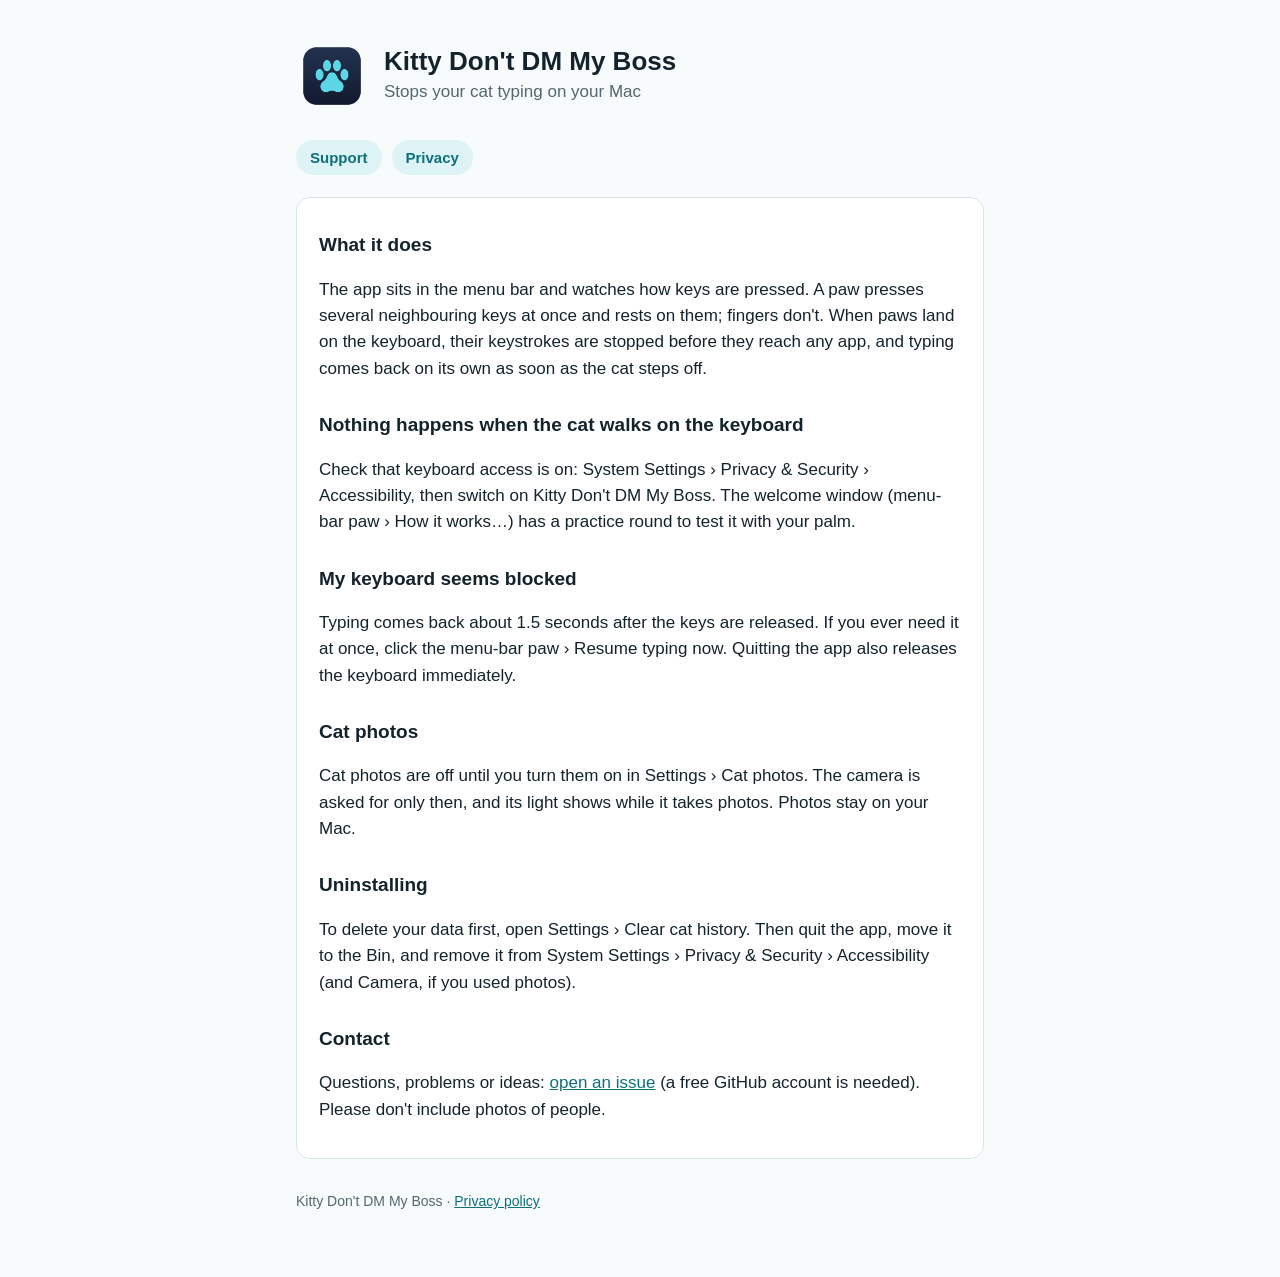
<file: index.html>
<!doctype html>
<html lang="en">
<head>
<meta charset="utf-8">
<meta name="viewport" content="width=device-width, initial-scale=1">
<title>Support · Kitty Don't DM My Boss</title>
<link rel="stylesheet" href="style.css">
</head>
<body>
<main>
<header>
  <img src="icon.png" alt="">
  <div><h1>Kitty Don't DM My Boss</h1><p>Stops your cat typing on your Mac</p></div>
</header>
<nav><a href="index.html">Support</a><a href="privacy.html">Privacy</a></nav>
<div class="card">
<h2>What it does</h2>
<p>The app sits in the menu bar and watches how keys are pressed. A paw presses several neighbouring keys at once
and rests on them; fingers don't. When paws land on the keyboard, their keystrokes are stopped before they reach
any app, and typing comes back on its own as soon as the cat steps off.</p>

<h2>Nothing happens when the cat walks on the keyboard</h2>
<p>Check that keyboard access is on: System Settings › Privacy &amp; Security › Accessibility, then switch on
Kitty Don't DM My Boss. The welcome window (menu-bar paw › How it works…) has a practice round to test it with
your palm.</p>

<h2>My keyboard seems blocked</h2>
<p>Typing comes back about 1.5 seconds after the keys are released. If you ever need it at once, click the
menu-bar paw › Resume typing now. Quitting the app also releases the keyboard immediately.</p>

<h2>Cat photos</h2>
<p>Cat photos are off until you turn them on in Settings › Cat photos. The camera is asked for only then, and its
light shows while it takes photos. Photos stay on your Mac.</p>

<h2>Uninstalling</h2>
<p>To delete your data first, open Settings › Clear cat history. Then quit the app, move it to the Bin, and remove
it from System Settings › Privacy &amp; Security › Accessibility (and Camera, if you used photos).</p>

<h2 id="contact">Contact</h2>
<p>Questions, problems or ideas: <a href="https://github.com/Aeternia-ua/kittydontdmmyboss/issues">open an issue</a>
(a free GitHub account is needed). Please don't include photos of people.</p>
</div>
<footer>Kitty Don't DM My Boss · <a href="privacy.html">Privacy policy</a></footer>
</main>
</body>
</html>
</file>
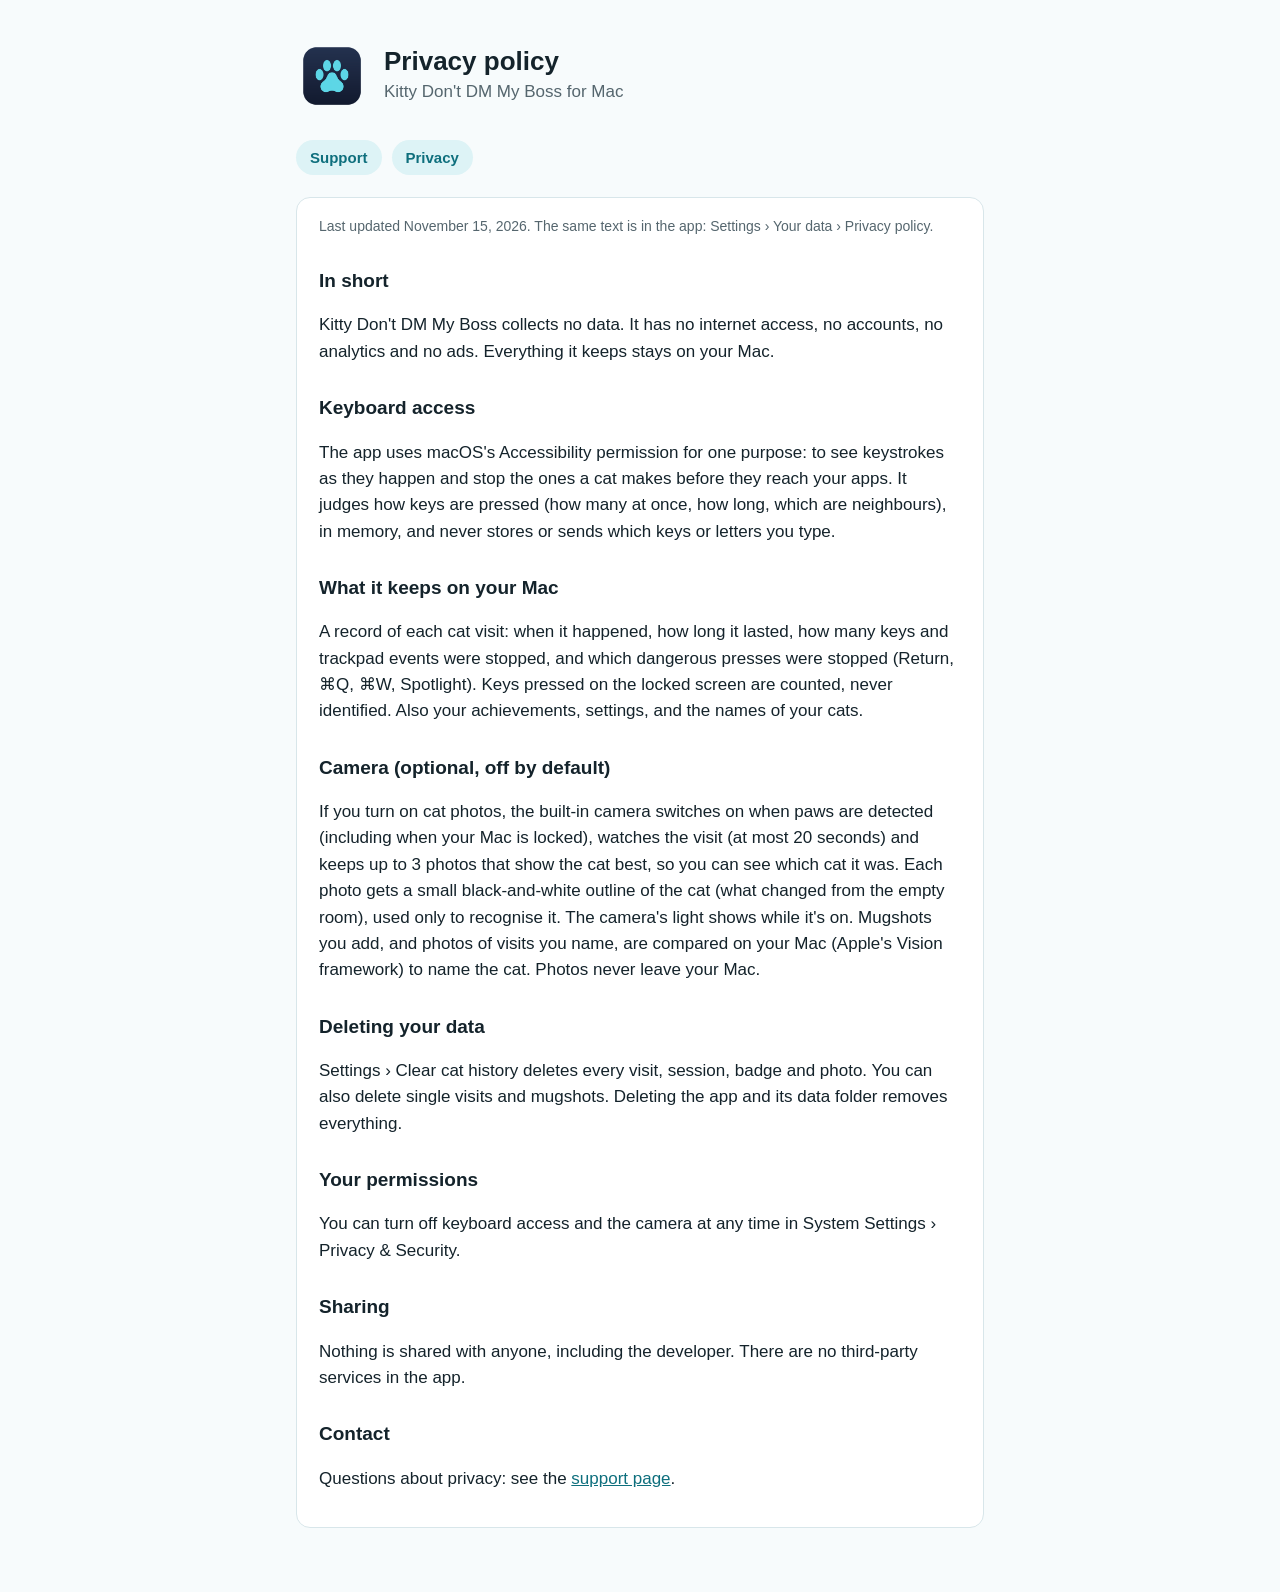
<file: privacy.html>
<!doctype html>
<html lang="en">
<head>
<meta charset="utf-8">
<meta name="viewport" content="width=device-width, initial-scale=1">
<title>Privacy policy · Kitty Don't DM My Boss</title>
<link rel="stylesheet" href="style.css">
</head>
<body>
<main>
<header>
  <img src="icon.png" alt="">
  <div><h1>Privacy policy</h1><p>Kitty Don't DM My Boss for Mac</p></div>
</header>
<nav><a href="index.html">Support</a><a href="privacy.html">Privacy</a></nav>
<div class="card">
<p class="note">Last updated November 15, 2026. The same text is in the app: Settings › Your data › Privacy policy.</p>

<h2>In short</h2>
<p>Kitty Don't DM My Boss collects no data. It has no internet access, no accounts, no analytics and no ads.
Everything it keeps stays on your Mac.</p>

<h2>Keyboard access</h2>
<p>The app uses macOS's Accessibility permission for one purpose: to see keystrokes as they happen and stop the ones
a cat makes before they reach your apps. It judges how keys are pressed (how many at once, how long, which are
neighbours), in memory, and never stores or sends which keys or letters you type.</p>

<h2>What it keeps on your Mac</h2>
<p>A record of each cat visit: when it happened, how long it lasted, how many keys and trackpad events were stopped,
and which dangerous presses were stopped (Return, ⌘Q, ⌘W, Spotlight). Keys pressed on the locked screen are
counted, never identified. Also your achievements, settings, and the names of your cats.</p>

<h2>Camera (optional, off by default)</h2>
<p>If you turn on cat photos, the built-in camera switches on when paws are detected (including when your Mac is locked), watches the visit (at most 20
seconds) and keeps up to 3 photos that show the cat best, so you can see which cat it was. Each photo gets a small
black-and-white outline of the cat (what changed from the empty room), used only to recognise it. The camera's light
shows while it's on. Mugshots you add, and photos of visits you name, are compared on your Mac (Apple's Vision framework) to name the
cat. Photos never leave your Mac.</p>

<h2>Deleting your data</h2>
<p>Settings › Clear cat history deletes every visit, session, badge and photo. You can also delete single visits and
mugshots. Deleting the app and its data folder removes everything.</p>

<h2>Your permissions</h2>
<p>You can turn off keyboard access and the camera at any time in System Settings › Privacy &amp; Security.</p>

<h2>Sharing</h2>
<p>Nothing is shared with anyone, including the developer. There are no third-party services in the app.</p>

<h2>Contact</h2>
<p>Questions about privacy: see the <a href="index.html#contact">support page</a>.</p>
</div>
</main>
</body>
</html>
</file>
<file: style.css>
:root {
  --bg: #f7fbfc; --card: #ffffff; --ink: #14232b; --muted: #55666e;
  --accent: #0e6f7d; --accent-soft: #ddf3f6; --border: #d8e6ea;
}
@media (prefers-color-scheme: dark) {
  :root { --bg: #0f1a20; --card: #15232b; --ink: #e8f1f3; --muted: #9fb2b9;
          --accent: #5cd6e6; --accent-soft: #173444; --border: #24353e; }
}
* { box-sizing: border-box; }
body { margin: 0; background: var(--bg); color: var(--ink);
       font: 17px/1.55 -apple-system, BlinkMacSystemFont, "SF Pro Text", "Helvetica Neue", sans-serif; }
main { max-width: 720px; margin: 0 auto; padding: 40px 16px 64px; }
header { display: flex; align-items: center; gap: 16px; margin-bottom: 28px; }
header img { width: 72px; height: 72px; }
header h1 { font-size: 26px; line-height: 1.2; margin: 0; }
header p { margin: 2px 0 0; color: var(--muted); }
h2 { font-size: 19px; margin: 28px 0 6px; }
p, li { color: var(--ink); }
.card { background: var(--card); border: 1px solid var(--border); border-radius: 14px; padding: 4px 22px 18px; }
.note { color: var(--muted); font-size: 14px; }
a { color: var(--accent); }
nav { display: flex; gap: 10px; flex-wrap: wrap; margin: 0 0 22px; }
nav a { text-decoration: none; background: var(--accent-soft); padding: 6px 14px; border-radius: 999px; font-weight: 600; font-size: 15px; }
footer { margin-top: 32px; color: var(--muted); font-size: 14px; }
</file>
